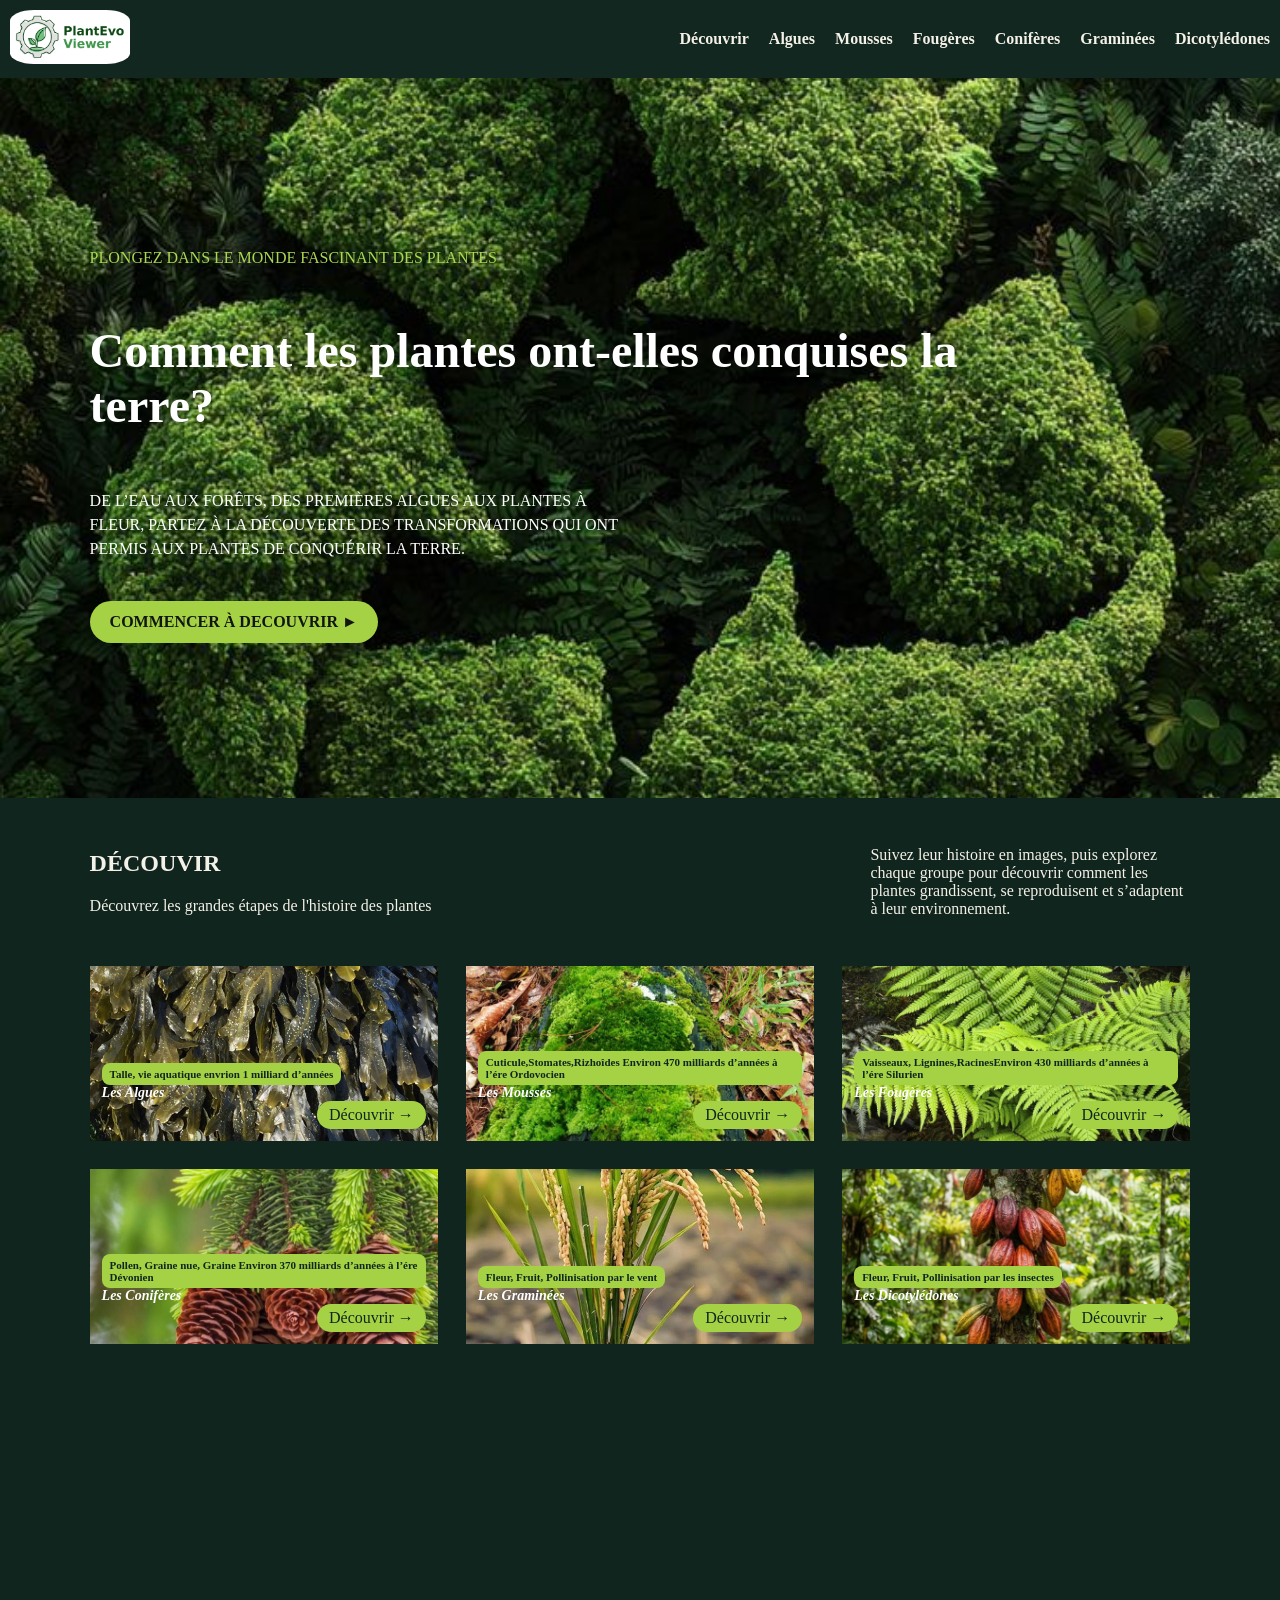
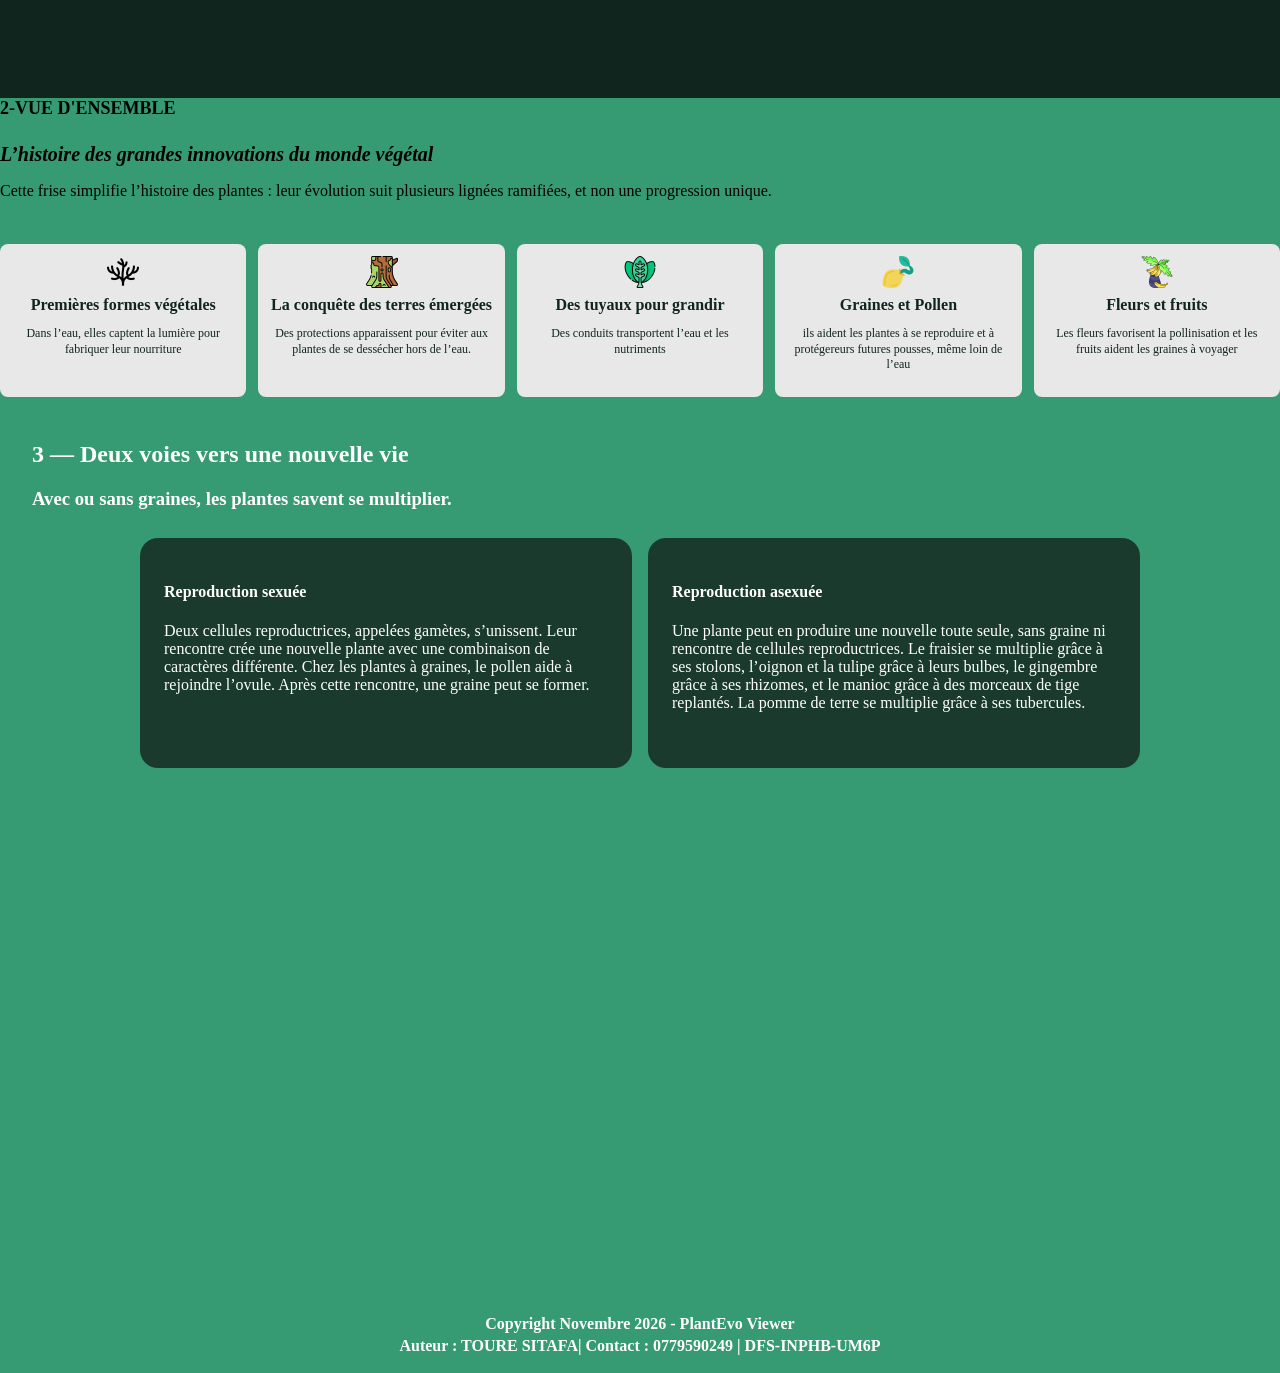
<file: index.html>
<!DOCTYPE html>
<html lang="fr">
<head>
    <meta charset="UTF-8">
    <meta name="viewport" content="width=device-width, initial-scale=1.0">
    <link rel="stylesheet" href="style.css">
    <title>PlantEvo viewer</title>
</head>
<body>
    <header class="NavBar">
  <a href="#" class="logoEvo">
    <img src="./image/PlantEvoViewer_horizontal.png" alt="PlantEvo Viewer, accueil">
  </a>

  <nav>
    <a href="index.html">Découvrir</a>
    <a href="algues.html">Algues</a>
    <a href="mousses.html">Mousses</a>
    <a href="fougères.html">Fougères</a>
    <a href="conifères.html">Conifères</a>
    <a href="graminees.html">Graminées</a>
    <a href="dicotyledones.html">Dicotylédones</a>
    
  </nav>
  </header>
<main>
    <section class="image-accueil">
        <p class="surtitre">Plongez dans le monde fascinant des plantes</p>
        <h1 class="titre">Comment les plantes ont-elles conquises la terre?</h1>
        <p class="textintro">De l’eau aux forêts, Des premières algues aux plantes à fleur, 
partez à la découverte des transformations qui 
ont permis aux plantes de conquérir la Terre.</p>
        <a class="bouton" href="index.html">COMMENCER À DECOUVRIR <span class="icone-play" aria-hidden="true">►</span></a>

    </section>
       <section id="decouvrir" class="decouvrir">
  <div class="entete-decouverte">
    <div>
        <h2>DÉCOUVIR</h2>
        <P>Découvrez les grandes étapes de l'histoire des plantes</P>
    </div>
    <p class="explication">Suivez leur histoire en images,
 puis explorez chaque groupe pour découvrir 
comment les plantes grandissent, se reproduisent
 et s’adaptent à leur environnement.</p>
     </div>
     <div class="grille-cartes">
  <article class="carte">
    <img src="./image/fausses images/image algues.jpg" alt="Algues dans leur milieu aquatique">

    <div class="infos-carte">
      <p>Talle, vie  aquatique
  envrion 1 milliard d’années</p>
      <h3>Les Algues</h3>
      <a href="algues.html">Découvrir →</a>
    </div>
  </article>
  <article class="carte">
    <img src="./image/fausses images/image mousse.jpg" alt="Mouses dans leur milieu humide">

    <div class="infos-carte">
      <p>Cuticule,Stomates,Rizhoîdes Environ 470 milliards d’années à l’ére Ordovocien</p>
      <h3>Les Mousses</h3>
      <a href="mousses.html">Découvrir →</a>
    </div>
  </article>
  <article class="carte">
    <img src="./image/fausses images/image fougère.jpg" alt="Fougères dans leur milieu">

    <div class="infos-carte">
      <p>Vaisseaux, Lignines,RacinesEnviron 430 milliards d’années à l’ére Silurien </p>
      <h3>Les Fougères</h3>
      <a href="fougères.html">Découvrir →</a>
    </div>
  </article>
  <article class="carte">
    <img src="./image/fausses images/image de conifères.jpg" alt="Conifères dans leur milieu">

    <div class="infos-carte">
      <p>Pollen, Graine nue, Graine
Environ 370 milliards d’années à l’ére Dévonien </p>
      <h3>Les Conifères</h3>
      <a href="conifères.html">Découvrir →</a>
    </div>
  </article>
  <article class="carte">
    <img src="./image/fausses images/image de plante de graminée.jpg" alt="Graminées dans leur milieu">

    <div class="infos-carte">
      <p>Fleur, Fruit, Pollinisation par le vent</p>
      <h3>Les Graminées</h3>
      <a href="graminees.html">Découvrir →</a>
    </div>
  </article>
  <article class="carte">
    <img src="./image/fausses images/image dicotylédone.jpg" alt="Dicotylédones dans leur milieu">

    <div class="infos-carte">
      <p> Fleur, Fruit, Pollinisation par les insectes  </p>
      <h3>Les Dicotylédones</h3>
      <a href="dicotyledones.html">Découvrir →</a>
    </div>
  </article>

</div>
</section>
<section id="vue-densemble" class="vue-densemble">
    <header class="entete-frise">
        <h2>2-VUE D'ENSEMBLE</h2>
    
    <h3>L’histoire des grandes innovations du monde végétal</h3>
    <p class="notedefrise">Cette frise simplifie l’histoire des plantes : leur évolution suit plusieurs lignées ramifiées, 
et non une progression unique.</p>
   </header>
   <div class="frise">
    <article class="etape">
        <img class="icone-etape"
        src="./image/icones/marin.png" alt="">
        <h4>Premières formes végétales</h4>
        <p>Dans l’eau, 
elles captent la lumière pour fabriquer leur nourriture</p>
    </article>
    <article class="etape">
        <img class="icone-etape"src="./image/icones/mousse (1).png" alt="">
        <h4>La conquête des terres 
émergées</h4>
        <p>Des protections apparaissent pour éviter aux plantes de 
se dessécher hors de l’eau.</p>
    </article>
    <article class="etape">
        <img class="icone-etape"
        src="./image/icones/fougere.png" alt="">
        <h4>Des tuyaux pour grandir</h4>
        <p>Des conduits transportent l’eau 
et les nutriments</p>
    </article>
    <article class="etape">
        <img class="icone-etape" 
        src="./image/icones/la-graine.png" alt="">
        <h4>Graines et Pollen</h4>
        <p>ils aident les plantes à se reproduire
et à protégereurs futures 
pousses, même loin de l’eau</p>
    </article>
    <article class="etape">
        <img class="icone-etape"
        src="./image/icones/banane.png" alt="">
        <h4>Fleurs et fruits</h4>
        <p>Les fleurs favorisent la pollinisation et les fruits aident les graines à voyager</p>
    </article>
   </div>
</section>
    <section id="reproduction" class="reproduction">

  <header class="entete-reproduction">
    <h2>3 — Deux voies vers une nouvelle vie</h2>
    <h3>Avec ou sans graines, les plantes savent se multiplier.</h3>
  </header>

  <div class="cartes-reproduction">

    <article class="carte-reproduction">
      <h4>Reproduction sexuée</h4>
      <p>
        Deux cellules reproductrices, appelées gamètes, s’unissent.
        Leur rencontre crée une nouvelle plante avec une combinaison
        de caractères différente. Chez les plantes à graines, le pollen
        aide à rejoindre l’ovule. Après cette rencontre, une graine
        peut se former.
      </p>
    </article>

    <article class="carte-reproduction">
      <h4>Reproduction asexuée</h4>
      <p>
        Une plante peut en produire une nouvelle toute seule, sans graine
        ni rencontre de cellules reproductrices. Le fraisier se multiplie
        grâce à ses stolons, l’oignon et la tulipe grâce à leurs bulbes,
        le gingembre grâce à ses rhizomes, et le manioc grâce à des morceaux
        de tige replantés. La pomme de terre se multiplie grâce à ses tubercules.
      </p>
    </article>

  </div>
</section>

</main>
<footer class="footer">
  <p>Copyright Novembre 2026 - PlantEvo Viewer</p>
  <p>Auteur : TOURE SITAFA| Contact : 0779590249 | DFS-INPHB-UM6P</p>
</body>
</html>
</file>
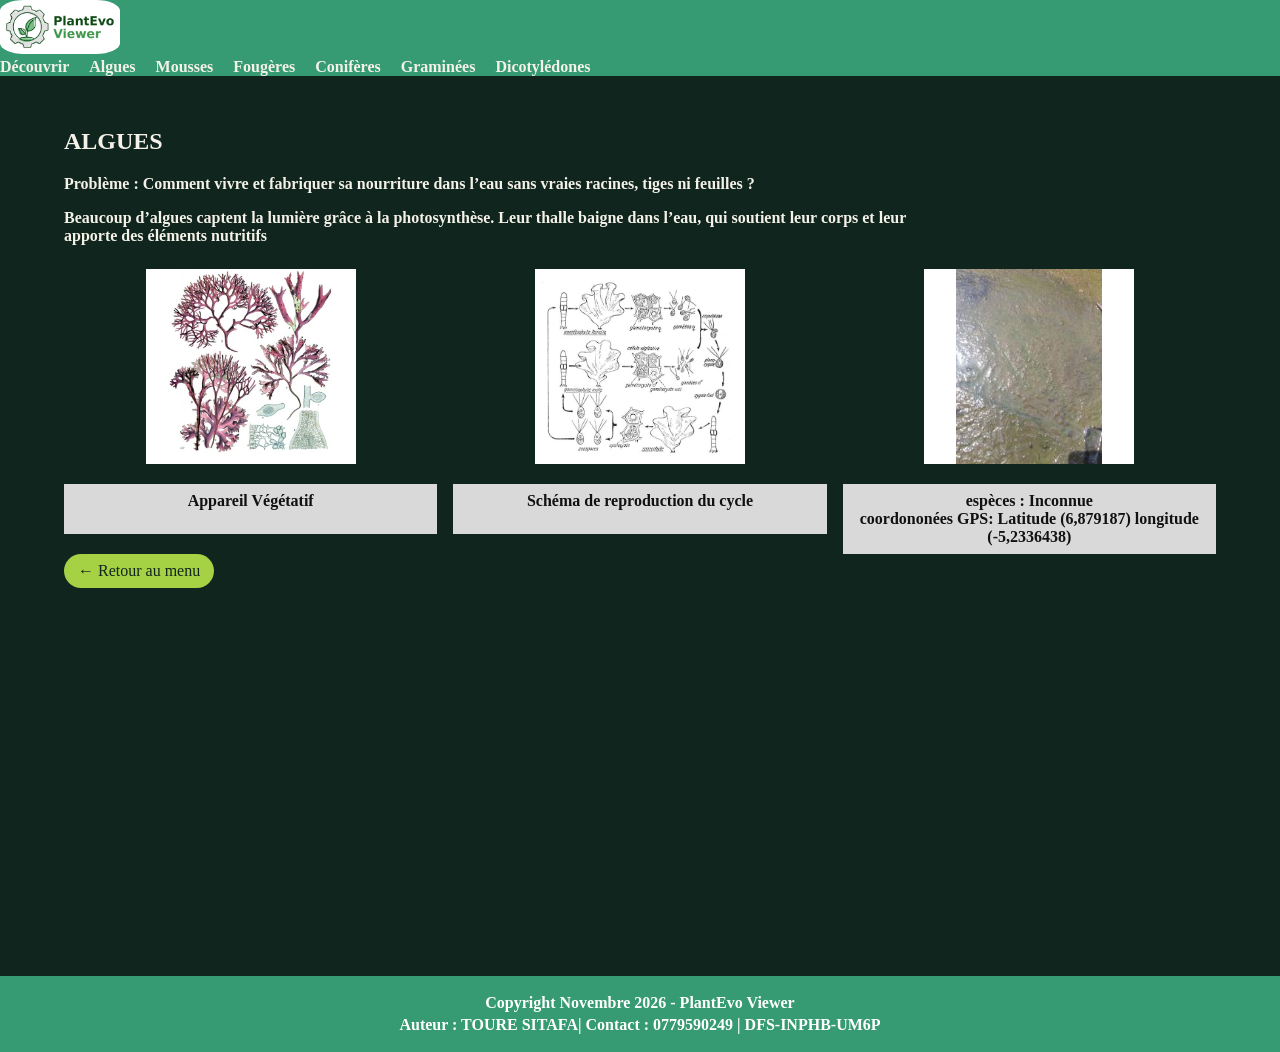
<file: algues.html>
<!DOCTYPE html>
<html lang="fr">
<head>
    <meta charset="UTF-8">
    <meta name="viewport" content="width=device-width, initial-scale=1.0">
    <link rel="stylesheet" href="style.css">
    <title>Les Algues</title>
</head>
<body>
    <header class="NavBar-algues">
        <a href="index.html" class="logoEvo">
    <img src="./image/PlantEvoViewer_horizontal.png" alt="PlantEvo Viewer, accueil">
  </a>

  <nav>
    <a href="#Découvrir">Découvrir</a>
    <a href="algues.html">Algues</a>
    <a href="mousses.html">Mousses</a>
    <a href="fougères.html">Fougères</a>
    <a href="conifères.html">Conifères</a>
    <a href="graminees.html">Graminées</a>
    <a href="dicotyledones.html">Dicotylédones</a>
    
  </nav>
    </header>
<main class="fiche-algue">
    
    <section class="accueil-algues">
        <h1>ALGUES</h1>
        <p>
            <strong>Problème : Comment vivre et fabriquer sa nourriture dans l’eau sans vraies racines, tiges ni feuilles ?</strong>
        </p>
            <p>
                <strong>Beaucoup d’algues captent la lumière grâce à la photosynthèse. Leur thalle baigne dans l’eau, 
qui soutient leur corps et leur apporte des éléments nutritifs</strong>
            </p>
    </section>
    <div class="info-algues">
        <figure class="les-trois-figures">
            <img src="./image/vrai images/algues/Chondrus_crispus_-_Köhler–s_Medizinal-Pflanzen-034.jpg" alt="">
            <figcaption>Appareil Végétatif</figcaption>
        </figure>
        <figure class="les-trois-figures">
            <img src="./image/vrai images/algues/schéma repro.jpg" alt="">
            <figcaption>Schéma de reproduction du cycle</figcaption>
        </figure>
        <figure class="les-trois-figures">
            <img src="./image/vrai images/algues/observé terrain.jpg" alt="">
            <figcaption>espèces : Inconnue <br>coordononées GPS:
              Latitude (6,879187)
              longitude (-5,2336438)

            </figcaption>
        </figure>

    </div>
    <a class="retour-menu" href="index.html#decouvrir">
    ← Retour au menu
  </a>

</main>
   <footer class="footer">
  <p>Copyright Novembre 2026 - PlantEvo Viewer</p>
  <p>Auteur : TOURE SITAFA| Contact : 0779590249 | DFS-INPHB-UM6P</p>
</footer> 
</body>
</html>
</file>
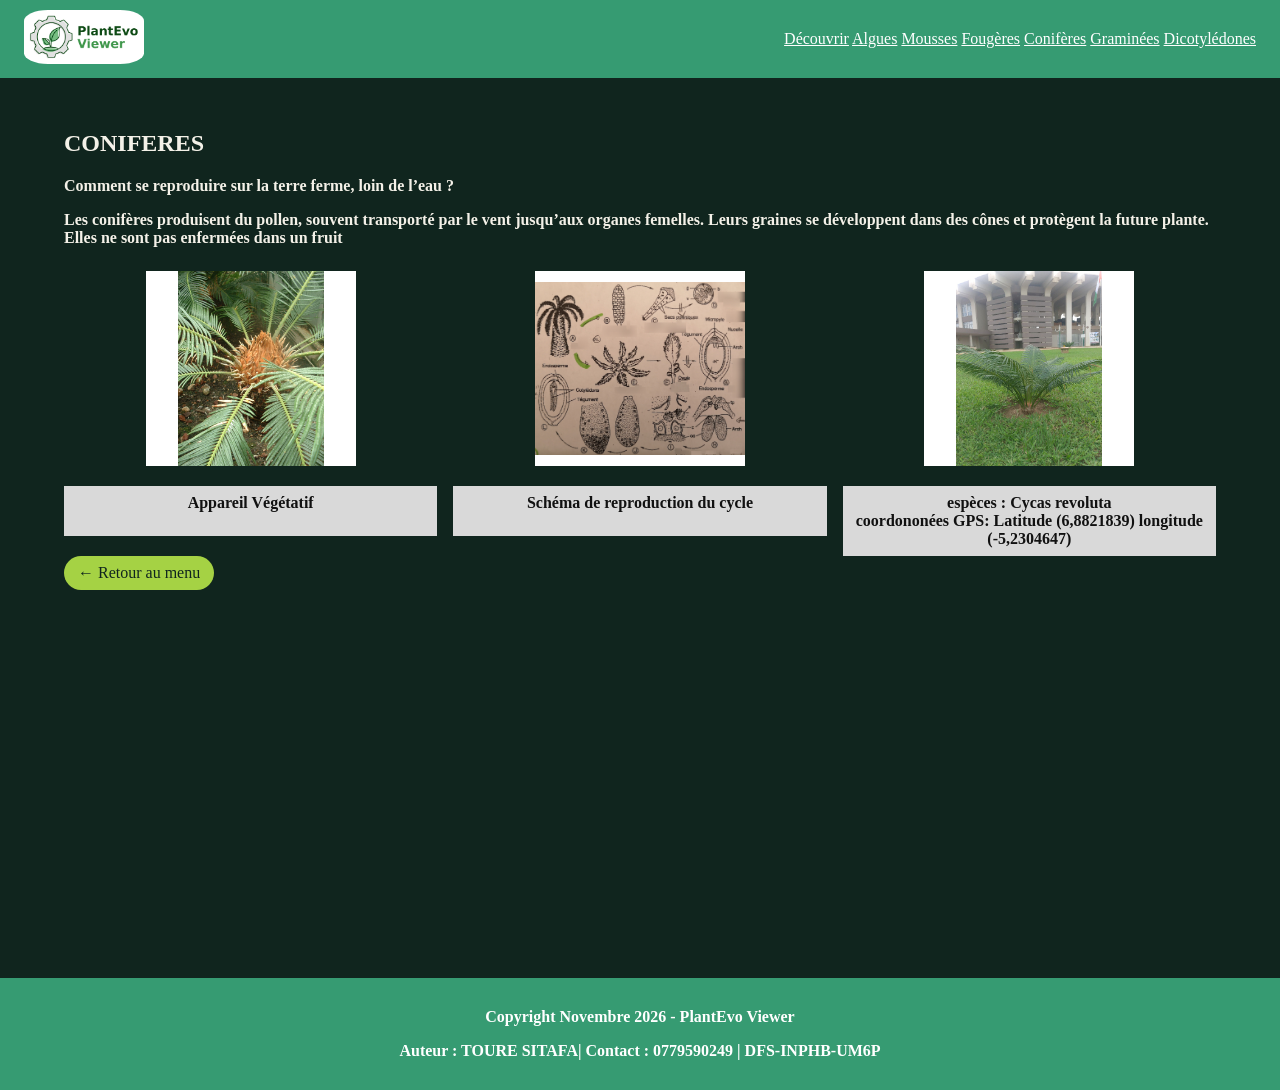
<file: conifères.html>
<!DOCTYPE html>
<html lang="fr">
<head>
    <meta charset="UTF-8">
    <meta name="viewport" content="width=device-width, initial-scale=1.0">
    <link rel="stylesheet" href="coniferes.css">
    <title>Les Conifères</title>
</head>
<body>
    <header class="NavBar-coniferes">
        <a href="index.html" class="logoEvo">
    <img src="./image/PlantEvoViewer_horizontal.png" alt="PlantEvo Viewer, accueil">
  </a>

  <nav>
    <a href="index.html">Découvrir</a>
    <a href="algues.html">Algues</a>
    <a href="mousses.html">Mousses</a>
    <a href="fougères.html">Fougères</a>
    <a href="conifères.html">Conifères</a>
    <a href="graminees.html">Graminées</a>
    <a href="dicotyledones.html">Dicotylédones</a>
    
  </nav>
    </header>
<main class="fiche-coniferes">
    
    <section class="accueil-coniferes">
        <h1>CONIFERES</h1>
        <p>
            <strong>Comment se reproduire sur la terre ferme, loin de l’eau ?</strong>
        </p>
            <p>
                <strong>Les conifères produisent du pollen, souvent transporté par le vent jusqu’aux organes femelles. Leurs graines se développent dans des cônes et protègent la future plante. Elles ne sont pas enfermées dans un fruit</strong>
            </p>
    </section>
    <div class="info-coniferes">
        <figure class="les-trois-figures">
            <img src="./image/vrai images/conifères/appareil végétatif.jpg" alt="">
            <figcaption>Appareil Végétatif</figcaption>
        </figure>
        <figure class="les-trois-figures">
            <img src="./image/vrai images/conifères/cycle de vie conifères.webp" alt="">
            <figcaption>Schéma de reproduction du cycle</figcaption>
        </figure>
        <figure class="les-trois-figures">
            <img src="./image/vrai images/conifères/conifères observé terrain.jpg" alt="">
            <figcaption>espèces : Cycas revoluta <br>coordononées GPS:
              Latitude (6,8821839)
              longitude (-5,2304647)

            </figcaption>
        </figure>

    </div>
    <a class="retour-menu" href="index.html">
    ← Retour au menu
  </a>

</main>
   <footer class="footer">
  <p>Copyright Novembre 2026 - PlantEvo Viewer</p>
  <p>Auteur : TOURE SITAFA| Contact : 0779590249 | DFS-INPHB-UM6P</p>
</footer> 
</body>
</html>
</file>
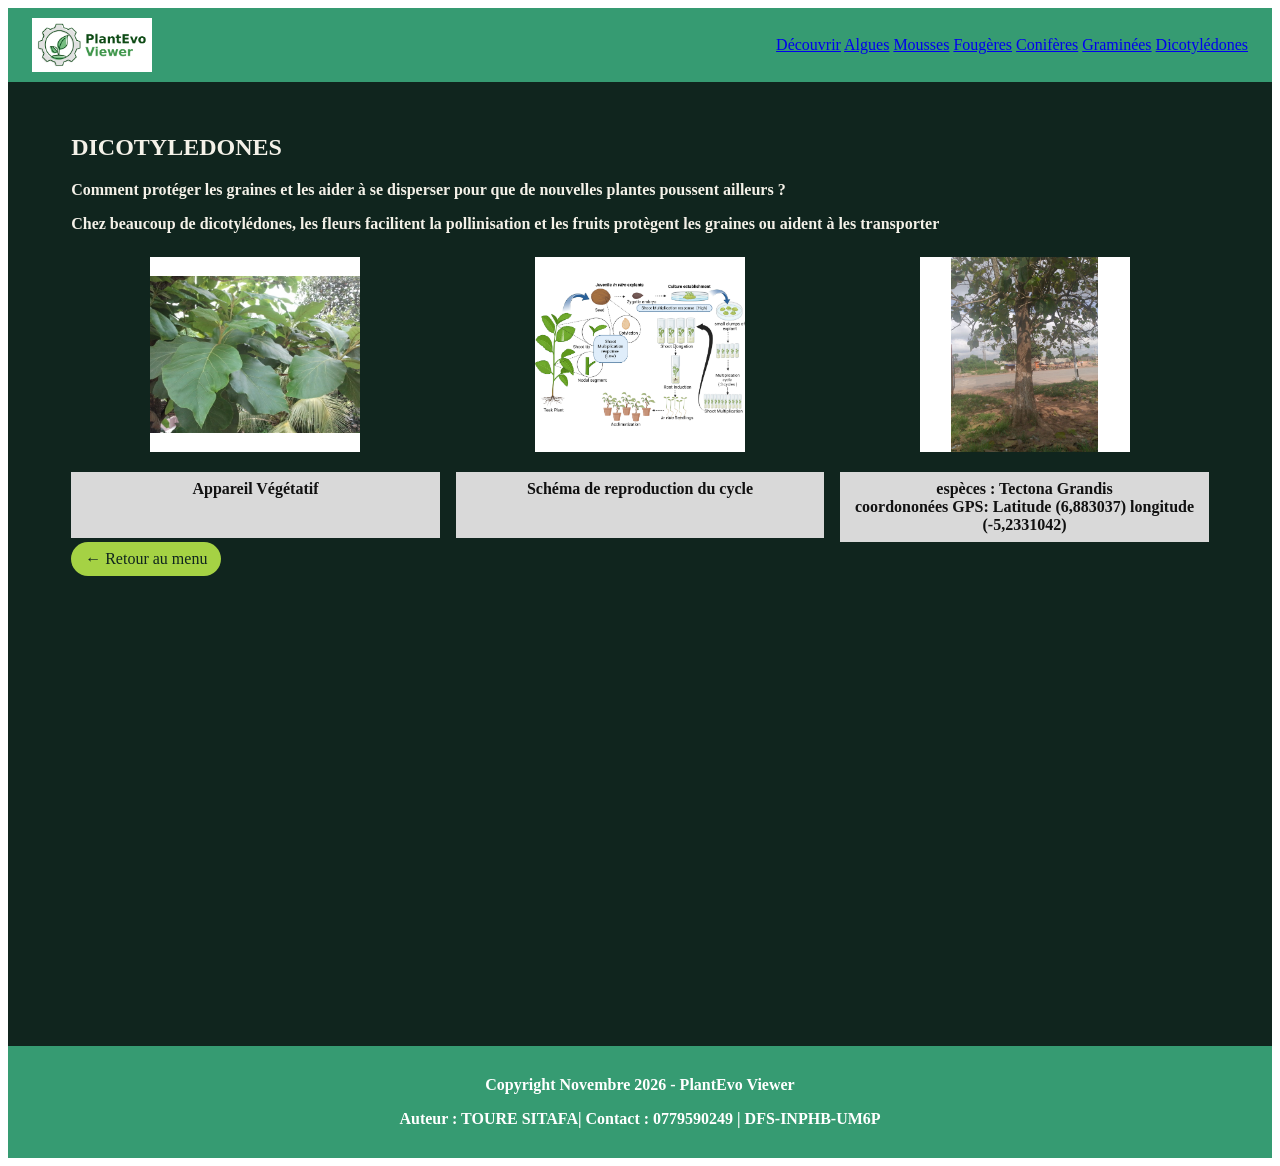
<file: dicotyledones.html>
<!DOCTYPE html>
<html lang="fr">
<head>
    <meta charset="UTF-8">
    <meta name="viewport" content="width=device-width, initial-scale=1.0">
    <link rel="stylesheet" href="dicotyledones.css">
    <title>Les Dicotylédones</title>
</head>
<body>
    <header class="NavBar-dicotyledones">
        <a href="index.html" class="logoEvo">
    <img src="./image/PlantEvoViewer_horizontal.png" alt="PlantEvo Viewer, accueil">
  </a>

  <nav>
    <a href="index.html">Découvrir</a>
    <a href="algues.html">Algues</a>
    <a href="mousses.html">Mousses</a>
    <a href="fougères.html">Fougères</a>
    <a href="conifères.html">Conifères</a>
    <a href="graminees.html">Graminées</a>
    <a href="dicotyledones.html">Dicotylédones</a>
    
  </nav>
    </header>
<main class="fiche-dicotyledones">
    
    <section class="accueil-dicotyledones">
        <h1>DICOTYLEDONES</h1>
        <p>
            <strong>Comment protéger les graines et les aider à se disperser pour que de nouvelles plantes poussent ailleurs ?</strong>
        </p>
            <p>
                <strong>Chez beaucoup de dicotylédones, les fleurs facilitent la pollinisation et les fruits protègent les graines ou aident à les transporter</strong>
            </p>
    </section>
    <div class="info-dicotyledones">
        <figure class="les-trois-figures">
            <img src="./image/vrai images/dicotylédones/appareil végétatif.jpg" alt="">
            <figcaption>Appareil Végétatif</figcaption>
        </figure>
        <figure class="les-trois-figures">
            <img src="./image/vrai images/dicotylédones/cycle de vie.png" alt="">
            <figcaption>Schéma de reproduction du cycle</figcaption>
        </figure>
        <figure class="les-trois-figures">
            <img src="./image/vrai images/dicotylédones/dicotylédones.jpg" alt="">
            <figcaption>espèces : Tectona Grandis <br>coordononées GPS:
              Latitude (6,883037)
              longitude (-5,2331042)

            </figcaption>
        </figure>

    </div>
    <a class="retour-menu" href="index.html">
    ← Retour au menu
  </a>

</main>
   <footer class="footer">
  <p>Copyright Novembre 2026 - PlantEvo Viewer</p>
  <p>Auteur : TOURE SITAFA| Contact : 0779590249 | DFS-INPHB-UM6P</p>
</footer> 
</body>
</html>
</file>
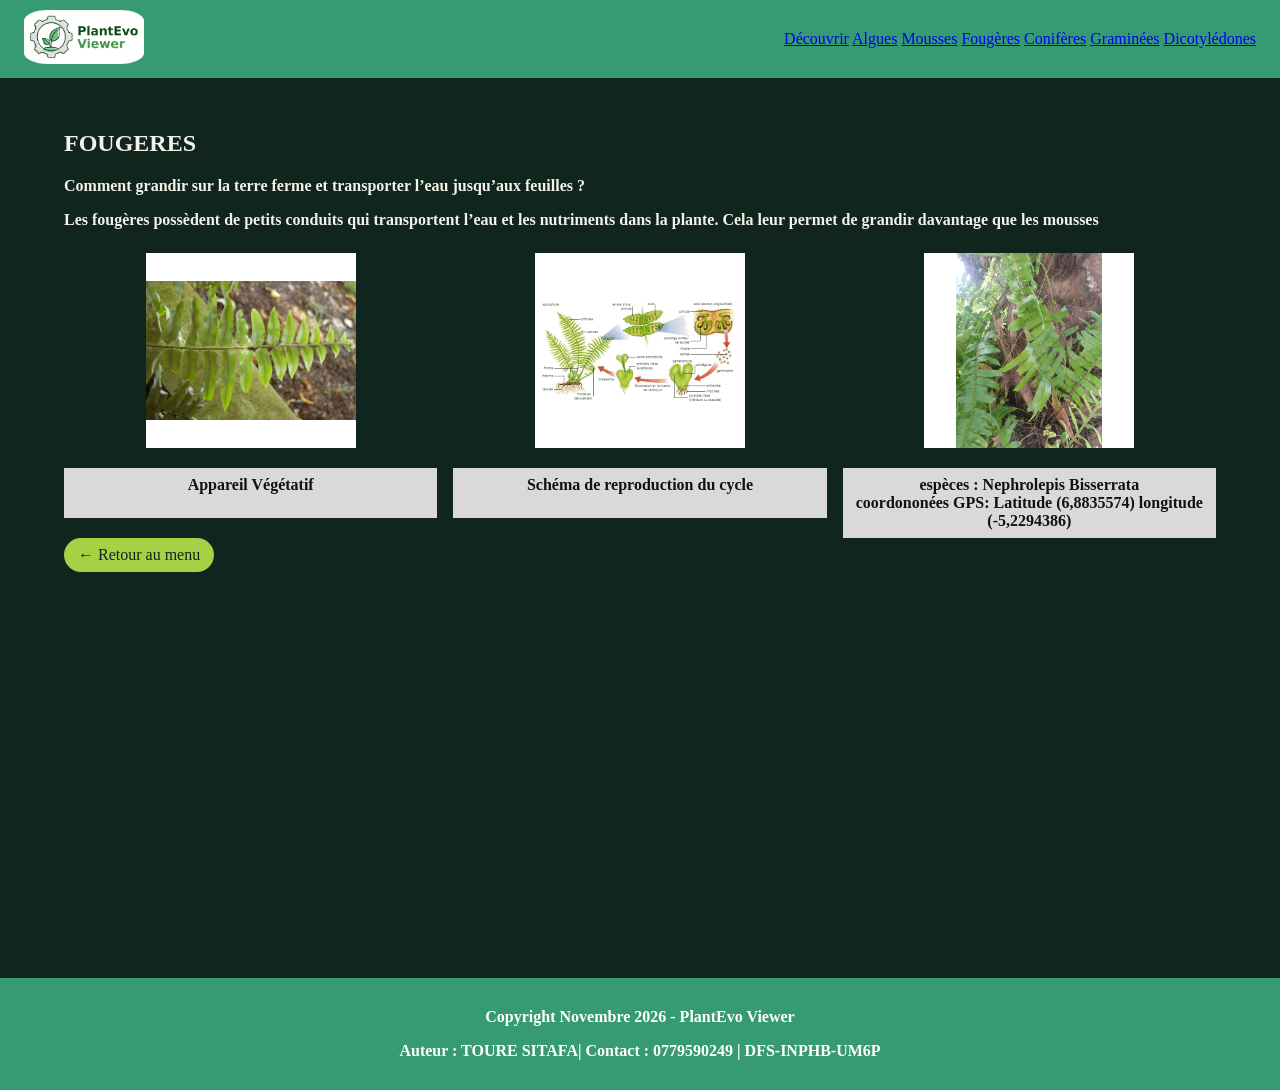
<file: fougères.html>
<!DOCTYPE html>
<html lang="fr">
<head>
    <meta charset="UTF-8">
    <meta name="viewport" content="width=device-width, initial-scale=1.0">
    <link rel="stylesheet" href="fougères.css">
    <title>Les Fougères</title>
</head>
<body>
    <header class="NavBar-fougères">
        <a href="index.html" class="logoEvo">
    <img src="./image/PlantEvoViewer_horizontal.png" alt="PlantEvo Viewer, accueil">
  </a>

  <nav>
    <a href="index.html">Découvrir</a>
    <a href="algues.html">Algues</a>
    <a href="mousses.html">Mousses</a>
    <a href="fougères.html">Fougères</a>
    <a href="conifères.html">Conifères</a>
    <a href="graminees.html">Graminées</a>
    <a href="dicotyledones.html">Dicotylédones</a>
    
  </nav>
    </header>
<main class="fiche-fougères">
    
    <section class="accueil-fougères">
        <h1>FOUGERES</h1>
        <p>
            <strong>Comment grandir sur la terre ferme et transporter l’eau jusqu’aux feuilles ?</strong>
        </p>
            <p>
                <strong>Les fougères possèdent de petits conduits qui transportent l’eau et les nutriments dans la plante. Cela leur permet de grandir davantage que les mousses</strong>
            </p>
    </section>
    <div class="info-fougères">
        <figure class="les-trois-figures">
            <img src="./image/vrai images/fougères/appareil végétatif.jpg" alt="">
            <figcaption>Appareil Végétatif</figcaption>
        </figure>
        <figure class="les-trois-figures">
            <img src="./image/vrai images/fougères/1010250-Cycle_de_vie_des_fougères.jpg" alt="">
            <figcaption>Schéma de reproduction du cycle</figcaption>
        </figure>
        <figure class="les-trois-figures">
            <img src="./image/vrai images/fougères/observé terrain.jpg" alt="">
            <figcaption>espèces : Nephrolepis Bisserrata <br>coordononées GPS:
              Latitude (6,8835574)
              longitude (-5,2294386)

            </figcaption>
        </figure>

    </div>
    <a class="retour-menu" href="index.html">
    ← Retour au menu
  </a>

</main>
   <footer class="footer">
  <p>Copyright Novembre 2026 - PlantEvo Viewer</p>
  <p>Auteur : TOURE SITAFA| Contact : 0779590249 | DFS-INPHB-UM6P</p>
</footer> 
</body>
</html>
</file>
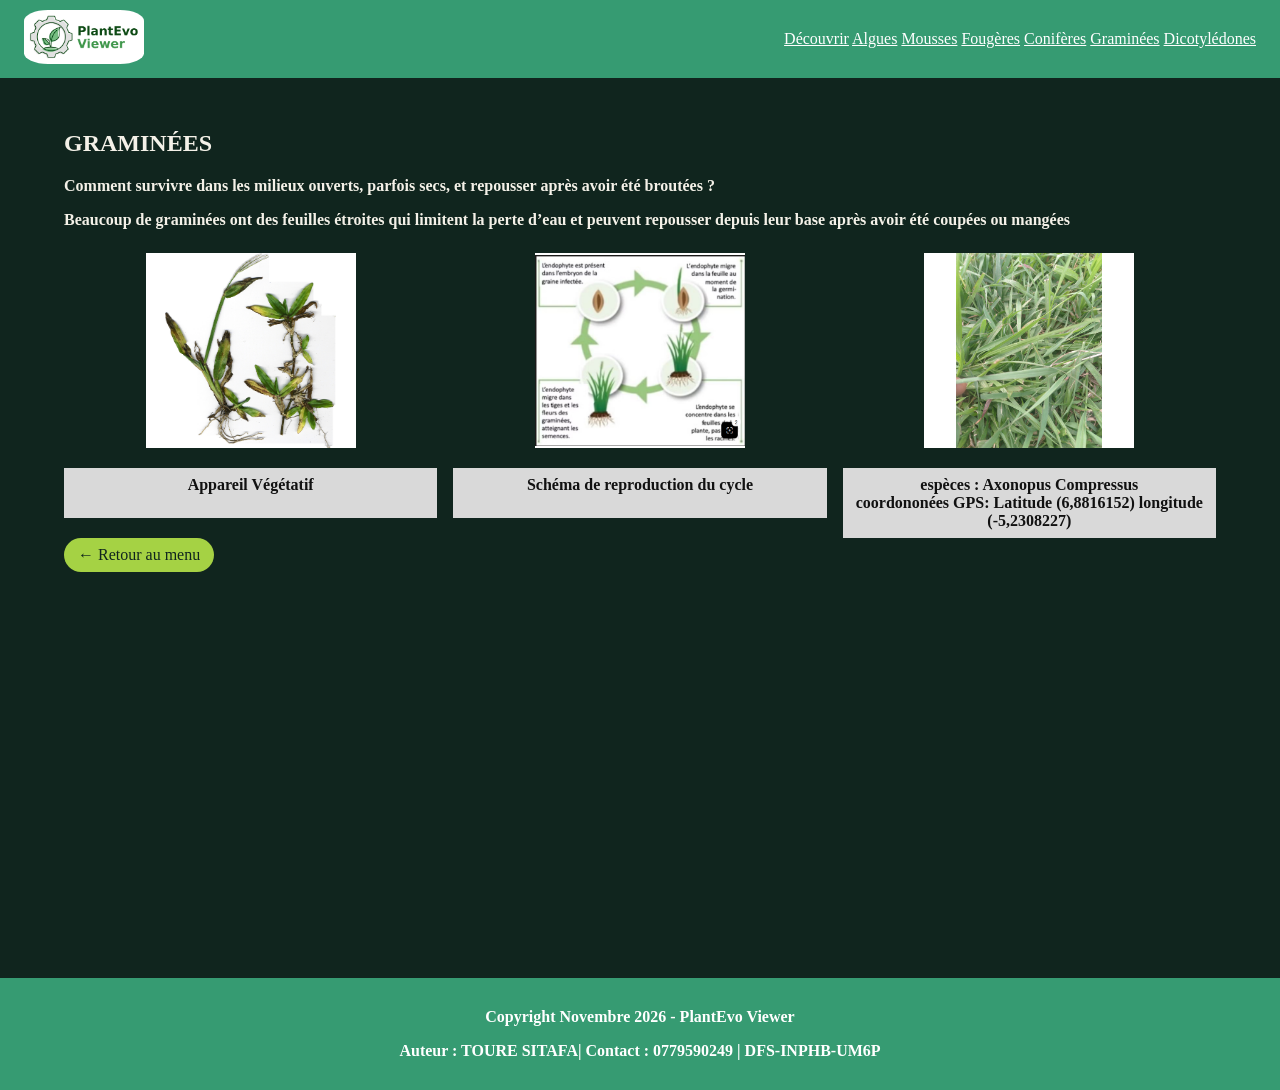
<file: graminees.html>
<!DOCTYPE html>
<html lang="fr">
<head>
    <meta charset="UTF-8">
    <meta name="viewport" content="width=device-width, initial-scale=1.0">
    <link rel="stylesheet" href="graminees.css">
    <title>Les Graminées</title>
</head>
<body>
    <header class="NavBar-graminees">
        <a href="index.html" class="logoEvo">
    <img src="./image/PlantEvoViewer_horizontal.png" alt="PlantEvo Viewer, accueil">
  </a>

  <nav>
    <a href="index.html">Découvrir</a>
    <a href="algues.html">Algues</a>
    <a href="mousses.html">Mousses</a>
    <a href="fougères.html">Fougères</a>
    <a href="conifères.html">Conifères</a>
    <a href="graminees.html">Graminées</a>
    <a href="dicotyledones.html">Dicotylédones</a>
    
  </nav>
    </header>
<main class="fiche-graminees">
    
    <section class="accueil-graminees">
        <h1>GRAMINÉES</h1>
        <p>
            <strong>Comment survivre dans les milieux ouverts, parfois secs, et repousser après avoir été broutées ?</strong>
        </p>
            <p>
                <strong>Beaucoup de graminées ont des feuilles étroites qui limitent la perte d’eau et peuvent repousser depuis leur base après avoir été coupées ou mangées</strong>
            </p>
    </section>
    <div class="info-graminees">
        <figure class="les-trois-figures">
            <img src="./image/vrai images/graminées/appareil végétatif.jpg" alt="">
            <figcaption>Appareil Végétatif</figcaption>
        </figure>
        <figure class="les-trois-figures">
            <img src="./image/vrai images/graminées/cycle de vie.png" alt="">
            <figcaption>Schéma de reproduction du cycle</figcaption>
        </figure>
        <figure class="les-trois-figures">
            <img src="./image/vrai images/graminées/observé terrain.jpg" alt="">
            <figcaption>espèces : Axonopus Compressus <br>coordononées GPS:
              Latitude (6,8816152)
              longitude (-5,2308227)

            </figcaption>
        </figure>

    </div>
    <a class="retour-menu" href="index.html">
    ← Retour au menu
  </a>

</main>
   <footer class="footer">
  <p>Copyright Novembre 2026 - PlantEvo Viewer</p>
  <p>Auteur : TOURE SITAFA| Contact : 0779590249 | DFS-INPHB-UM6P</p>
</footer> 
</body>
</html>
</file>
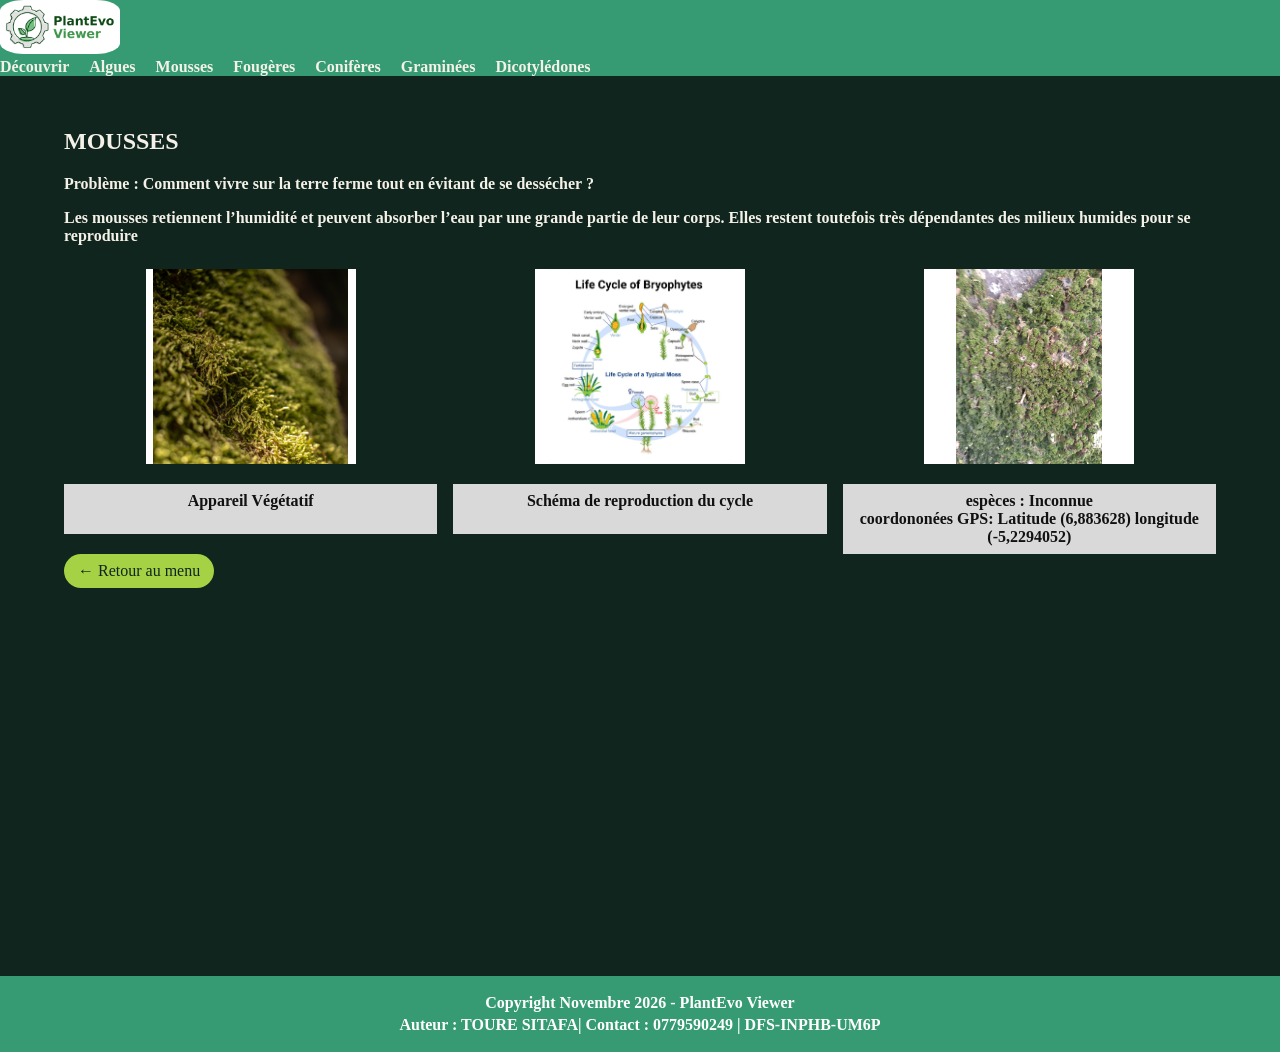
<file: mousses.html>
<!DOCTYPE html>
<html lang="fr">
<head>
    <meta charset="UTF-8">
    <meta name="viewport" content="width=device-width, initial-scale=1.0">
    <link rel="stylesheet" href="style.css">
    <title>Les Mousses</title>
</head>
<body>
    <header class="NavBar-mousses">
        <a href="index.html" class="logoEvo">
    <img src="./image/PlantEvoViewer_horizontal.png" alt="PlantEvo Viewer, accueil">
  </a>

  <nav>
    <a href="index.html">Découvrir</a>
    <a href="algues.html">Algues</a>
    <a href="mousses.html">Mousses</a>
    <a href="fougères.html">Fougères</a>
    <a href="conifères.html">Conifères</a>
    <a href="graminees.html">Graminées</a>
    <a href="dicotyledones.html">Dicotylédones</a>
    
  </nav>
    </header>
<main class="fiche-mousse">
    
    <section class="accueil-mousses">
        <h1>MOUSSES</h1>
        <p>
            <strong>Problème : Comment vivre sur la terre ferme tout en évitant de se dessécher ?</strong>
        </p>
            <p>
                <strong>Les mousses retiennent l’humidité et peuvent absorber l’eau par une grande partie de leur corps. Elles restent toutefois très dépendantes des milieux humides pour se reproduire</strong>
            </p>
    </section>
    <div class="info-mousse">
        <figure class="les-trois-figures">
            <img src="./image/vrai images/mousses/appareil végétatif.jpg" alt="">
            <figcaption>Appareil Végétatif</figcaption>
        </figure>
        <figure class="les-trois-figures">
            <img src="./image/vrai images/mousses/cycle de repro.webp" alt="">
            <figcaption>Schéma de reproduction du cycle</figcaption>
        </figure>
        <figure class="les-trois-figures">
            <img src="./image/vrai images/mousses/observé terrain.jpg" alt="">
            <figcaption>espèces : Inconnue <br>coordononées GPS:
              Latitude (6,883628)
              longitude (-5,2294052)

            </figcaption>
        </figure>

    </div>
    <a class="retour-menu" href="index.html">
    ← Retour au menu
  </a>

</main>
   <footer class="footer">
  <p>Copyright Novembre 2026 - PlantEvo Viewer</p>
  <p>Auteur : TOURE SITAFA| Contact : 0779590249 | DFS-INPHB-UM6P</p>
</footer> 
</body>
</html>
</file>
<file: style.css>
.NavBar {
  display: flex;
  justify-content: space-between;
  align-items: center;
  padding: 10px 10px;
  background-color: #12271F;
  position:sticky;
  top: 0;
  z-index: 10;
}

nav {
  display: flex;
  gap: 20px;
}
.logoEvo img {
    width: 120px;
    height: auto;
    border-radius: 20%;
}
.image-accueil {
  min-height: 80vh;
  background-image: url(./image/GREEN.jpg);
  background-size: cover;
  background-position: center;
  display: flex;
flex-direction: column;
justify-content: center;
align-items: flex-start;
padding: 40px 7%;
}
.surtitre {
    color: #AAD851;
    text-transform: uppercase;
}
.titre {
    color: white;
    font-size: 3rem;
    max-width: 900px;
}
.textintro {
    color: white;
    text-transform: uppercase;
    max-width: 550px;
    line-height: 1.5;
}
.bouton {
  display: inline-block;
  margin-top: 24px;
  padding: 12px 20px;
  border-radius: 30px;
  background-color: #A5D244;
  color: #101510;
  font-weight: bold;
  text-decoration: none;
}

* {
  box-sizing: border-box;
}

body {
  margin: 0;
}
nav a {
  color: #F4F1E8;
  font-weight: bold;
  text-decoration: none;
  transition: 0.2s;
}
nav a:hover {
    text-decoration: underline;
    color: #A5D244;
}
#DECOUVRIR {
    scroll-margin-top: 80px;
}
.entete-decouverte {
    display: flex;
    justify-content: space-between;
    align-items: flex-start;
    gap: 40px;
}
.explication {
    max-width: 320px;
}
.grille-cartes {
  display: grid;
  grid-template-columns: repeat(3, minmax(0, 1fr));
  gap: 28px;
  margin-top: 32px;
}
.carte img {
    display: block;
    width: 100%;
    height: 175px;
    object-fit: cover;
}
.carte {
  position: relative;
}

.infos-carte {
  position: absolute;
  inset: 0;
  padding: 12px;
  display: flex;
  flex-direction: column;
  justify-content: flex-end;
  align-items: flex-start;
}
.infos-carte p {
  margin: 0;
  padding: 5px 8px;
  border-radius: 8px;
  background-color: #A5D244;
  color: #10251E;
  font-size: 11px;
  font-weight: bold;
}

.infos-carte h3 {
  margin: 0;
  color: white;
  font-size: 14px;
  font-style: italic;
}

.infos-carte a {
  align-self: flex-end;
  padding: 5px 12px;
  border-radius: 20px;
  background-color: #A5D244;
  color: #10251E;
  text-decoration: none;
}
.decouvrir {
  min-height: 100vh;
  padding: 32px 7%;
  background-color: #10251E;
  color: #F4F1E8;
}
.icone-etape {
    width: 48px;
    height: 48px;
    object-fit: contain;
}
.vue-ensemble {
  min-height: 100vh;
  padding: 24px 32px;
  background-color: #369B72;
  color: white;
}
.frise {
  display: grid;
  grid-template-columns: repeat(5, minmax(0, 1fr));
  gap: 12px;
  margin-top: 44px;
}
.etape {
  padding: 12px;
  border-radius: 8px;
  background-color: #E8E8E8;
  color: #10251E;
}
.etape {
  text-align: center;
}

.icone-etape {
  display: block;
  width: 32px;
  height: 32px;
  margin: 0 auto 8px;
}

.etape h4 {
  margin: 6px 0;
}

.etape p {
  font-size: 12px;
  line-height: 1.3;
}
.entete-frise h2 {
  margin: 0 0 24px;
  font-size: 18px;
  text-transform: uppercase;
}

.entete-frise h3 {
  margin: 0 0 12px;
  font-size: 20px;
  font-style: italic;
}

.note-frise {
  max-width: 480px;
  margin: 0;
  font-size: 11px;
  font-style: italic;
}
@media (max-width: 700px) {
  .frise {
    grid-template-columns: repeat(2, minmax(0, 1fr));
  }
}

@media (max-width: 420px) {
  .frise {
    grid-template-columns: 1fr;
  }

  .vue-ensemble {
    padding: 20px;
  }
}
.vue-densemble {
    background-color: #369B72;
}
.vue-ensemble {
  min-height: 100vh;
  padding: 24px 32px 100px;
  background-color: #369B72;
}
.reproduction {
  min-height: 100vh;
  padding: 24px 32px 72px;
  background-color: #369B72;
  color: white;
}

.cartes-reproduction {
  display: grid;
  grid-template-columns: repeat(2, minmax(0, 1fr));
  gap: 16px;
  margin: 28px auto 0;
  max-width: 1000px;
}

.carte-reproduction {
  min-height: 230px;
  padding: 24px;
  border-radius: 18px;
  background-color: #193A2D;
}
.retour-menu {
  display: inline-block;
  margin-bottom: 20px;
  padding: 8px 14px;
  border-radius: 20px;
  background-color: #A5D244;
  color: #10251E;
  text-decoration: none;
}
.footer {
  padding: 14px 16px;
  background-color: #369B72;
  color: white;
  text-align: center;
  font-weight: bold;
}

.footer p {
  margin: 4px 0;
}
.NavBar-algues {
    background-color: #369B72;
}
.fiche-algue {
    min-height: 100vh;
    padding: 32px 5%;
    background-color: #10251E;
    color: #F4F1E8;
}
.fiche-algue .accueil-algues {
    max-width: 850px;
  font-weight: bold;
}
.fiche-algue .info-algues {
  display: grid;
  grid-template-columns: repeat(3, minmax(0, 1fr));
  gap: 16px;
  margin-top: 24px;
  align-items: start;
}

.fiche-algue .info-algues figure {
  min-width: 0;
  margin: 0;
  text-align: center;
}

.fiche-algue .info-algues img {
  display: block;
  width: 100%;
  max-width: 210px;
  height: 195px;
  margin: 0 auto;
  object-fit: contain;
  background-color: white;
}

.fiche-algue .info-algues figcaption {
  min-height: 50px;
  margin-top: 20px;
  padding: 8px;
  background-color: #D9D9D9;
  color: #111111;
  text-align: center;
  font-weight: bold;
}

.fiche-mousse {
    min-height: 100vh;
    padding: 32px 5%;
    background-color: #10251E;
    color: #F4F1E8;
}
.fiche-mousse .info-mousse {
  display: grid;
  grid-template-columns: repeat(3, minmax(0, 1fr));
  gap: 16px;
  margin-top: 24px;
  align-items: start;
}
.fiche-mousse .info-mousse figure {
  min-width: 0;
  margin: 0;
  text-align: center;
}
.fiche-mousse .info-mousse img {
  display: block;
  width: 100%;
  max-width: 210px;
  height: 195px;
  margin: 0 auto;
  object-fit: contain;
  background-color: white;
}
.fiche-mousse .info-mousse figcaption {
  min-height: 50px;
  margin-top: 20px;
  padding: 8px;
  background-color: #D9D9D9;
  color: #111111;
  text-align: center;
  font-weight: bold;
}
.NavBar-mousses {
    background-color: #369B72;
}
</file>
<file: coniferes.css>
.fiche-coniferes {
    min-height: 100vh;
    padding: 32px 5%;
    background-color: #10251E;
    color: #F4F1E8;
}
.fiche-coniferes .info-coniferes {
  display: grid;
  grid-template-columns: repeat(3, minmax(0, 1fr));
  gap: 16px;
  margin-top: 24px;
  align-items: start;
}
.fiche-coniferes .info-coniferes figure {
  min-width: 0;
  margin: 0;
  text-align: center;
}
.fiche-coniferes .info-coniferes img {
  display: block;
  width: 100%;
  max-width: 210px;
  height: 195px;
  margin: 0 auto;
  object-fit: contain;
  background-color: white;
}
.fiche-coniferes .info-coniferes figcaption {
  min-height: 50px;
  margin-top: 20px;
  padding: 8px;
  background-color: #D9D9D9;
  color: #111111;
  text-align: center;
  font-weight: bold;
}
.NavBar-coniferes {
    background-color: #369B72;
}
.retour-menu {
  display: inline-block;
  margin-bottom: 20px;
  padding: 8px 14px;
  border-radius: 20px;
  background-color: #A5D244;
  color: #10251E;
  text-decoration: none;
}

.NavBar-coniferes {
  display: flex;
  justify-content: space-between;
  align-items: center;
  gap: 20px;
  padding: 10px 24px;
  position: sticky;
  top: 0;
  z-index: 10;
  background-color: #369B72;
  color: white;
}
.logoEvo img {
    width: 120px;
    height: auto;
    border-radius: 20%;
}

* {
  box-sizing: border-box;
}

body {
  margin: 0;
}
.NavBar-coniferes nav a {
  color: white;
}
.footer {
  padding: 14px 16px;
  background-color: #369B72;
  color: white;
  text-align: center;
  font-weight: bold;
}
</file>
<file: dicotyledones.css>
.fiche-dicotyledones {
    min-height: 100vh;
    padding: 32px 5%;
    background-color: #10251E;
    color: #F4F1E8;
}
.fiche-dicotyledones .info-dicotyledones {
  display: grid;
  grid-template-columns: repeat(3, minmax(0, 1fr));
  gap: 16px;
  margin-top: 24px;
  align-items: start;
}
.fiche-dicotyledones .info-dicotyledones figure {
  min-width: 0;
  margin: 0;
  text-align: center;
}
.fiche-dicotyledones .info-dicotyledones img {
  display: block;
  width: 100%;
  max-width: 210px;
  height: 195px;
  margin: 0 auto;
  object-fit: contain;
  background-color: white;
}
.fiche-dicotyledones .info-dicotyledones figcaption {
  min-height: 50px;
  margin-top: 20px;
  padding: 8px;
  background-color: #D9D9D9;
  color: #111111;
  text-align: center;
  font-weight: bold;
}

.retour-menu {
  display: inline-block;
  margin-bottom: 20px;
  padding: 8px 14px;
  border-radius: 20px;
  background-color: #A5D244;
  color: #10251E;
  text-decoration: none;
}

.NavBar-dicotyledones {
  display: flex;
  justify-content: space-between;
  align-items: center;
  gap: 20px;
  padding: 10px 24px;
  position: sticky;
  top: 0;
  z-index: 10;
  background-color: #369B72;
}


.logoEvo img {
  display: block;
  width: 120px;
  height: auto;
}

.NavBar nav {
  display: flex;
  flex-wrap: wrap;
  gap: 20px;
}

.NavBar nav a {
  color: #F4F1E8;
  font-weight: bold;
  text-decoration: none;
}

.NavBar nav a:hover {
  text-decoration: underline;
}
.footer {
  padding: 14px 16px;
  background-color: #369B72;
  color: white;
  text-align: center;
  font-weight: bold;
}
</file>
<file: fougères.css>
.fiche-fougères {
    min-height: 100vh;
    padding: 32px 5%;
    background-color: #10251E;
    color: #F4F1E8;
}
.fiche-fougères .info-fougères {
  display: grid;
  grid-template-columns: repeat(3, minmax(0, 1fr));
  gap: 16px;
  margin-top: 24px;
  align-items: start;
}
.fiche-fougères .info-fougères figure {
  min-width: 0;
  margin: 0;
  text-align: center;
}
.fiche-fougères .info-fougères img {
  display: block;
  width: 100%;
  max-width: 210px;
  height: 195px;
  margin: 0 auto;
  object-fit: contain;
  background-color: white;
}
.fiche-fougères .info-fougères figcaption {
  min-height: 50px;
  margin-top: 20px;
  padding: 8px;
  background-color: #D9D9D9;
  color: #111111;
  text-align: center;
  font-weight: bold;
}
.NavBar-fougères {
    background-color: #369B72;
}
.retour-menu {
  display: inline-block;
  margin-bottom: 20px;
  padding: 8px 14px;
  border-radius: 20px;
  background-color: #A5D244;
  color: #10251E;
  text-decoration: none;
}

.NavBar-fougères {
  display: flex;
  justify-content: space-between;
  align-items: center;
  gap: 20px;
  padding: 10px 24px;
  position: sticky;
  top: 0;
  z-index: 10;
  background-color: #369B72;
}
.logoEvo img {
    width: 120px;
    height: auto;
    border-radius: 20%;
}

* {
  box-sizing: border-box;
}

body {
  margin: 0;
}
.footer {
  padding: 14px 16px;
  background-color: #369B72;
  color: white;
  text-align: center;
  font-weight: bold;
}
</file>
<file: graminees.css>
.fiche-graminees {
    min-height: 100vh;
    padding: 32px 5%;
    background-color: #10251E;
    color: #F4F1E8;
}
.fiche-graminees .info-graminees {
  display: grid;
  grid-template-columns: repeat(3, minmax(0, 1fr));
  gap: 16px;
  margin-top: 24px;
  align-items: start;
}
.fiche-graminees .info-graminees figure {
  min-width: 0;
  margin: 0;
  text-align: center;
}
.fiche-graminees .info-graminees img {
  display: block;
  width: 100%;
  max-width: 210px;
  height: 195px;
  margin: 0 auto;
  object-fit: contain;
  background-color: white;
}
.fiche-graminees .info-graminees figcaption {
  min-height: 50px;
  margin-top: 20px;
  padding: 8px;
  background-color: #D9D9D9;
  color: #111111;
  text-align: center;
  font-weight: bold;
}
.NavBar-graminees {
    background-color: #369B72;
}
.retour-menu {
  display: inline-block;
  margin-bottom: 20px;
  padding: 8px 14px;
  border-radius: 20px;
  background-color: #A5D244;
  color: #10251E;
  text-decoration: none;
}

.NavBar-graminees {
  display: flex;
  justify-content: space-between;
  align-items: center;
  gap: 20px;
  padding: 10px 24px;
  position: sticky;
  top: 0;
  z-index: 10;
  background-color: #369B72;
  color: white;
}
.logoEvo img {
    width: 120px;
    height: auto;
    border-radius: 20%;
}

* {
  box-sizing: border-box;
}

body {
  margin: 0;
}
.NavBar-graminees nav a {
  color: white;
}
.footer {
  padding: 14px 16px;
  background-color: #369B72;
  color: white;
  text-align: center;
  font-weight: bold;
}
</file>
